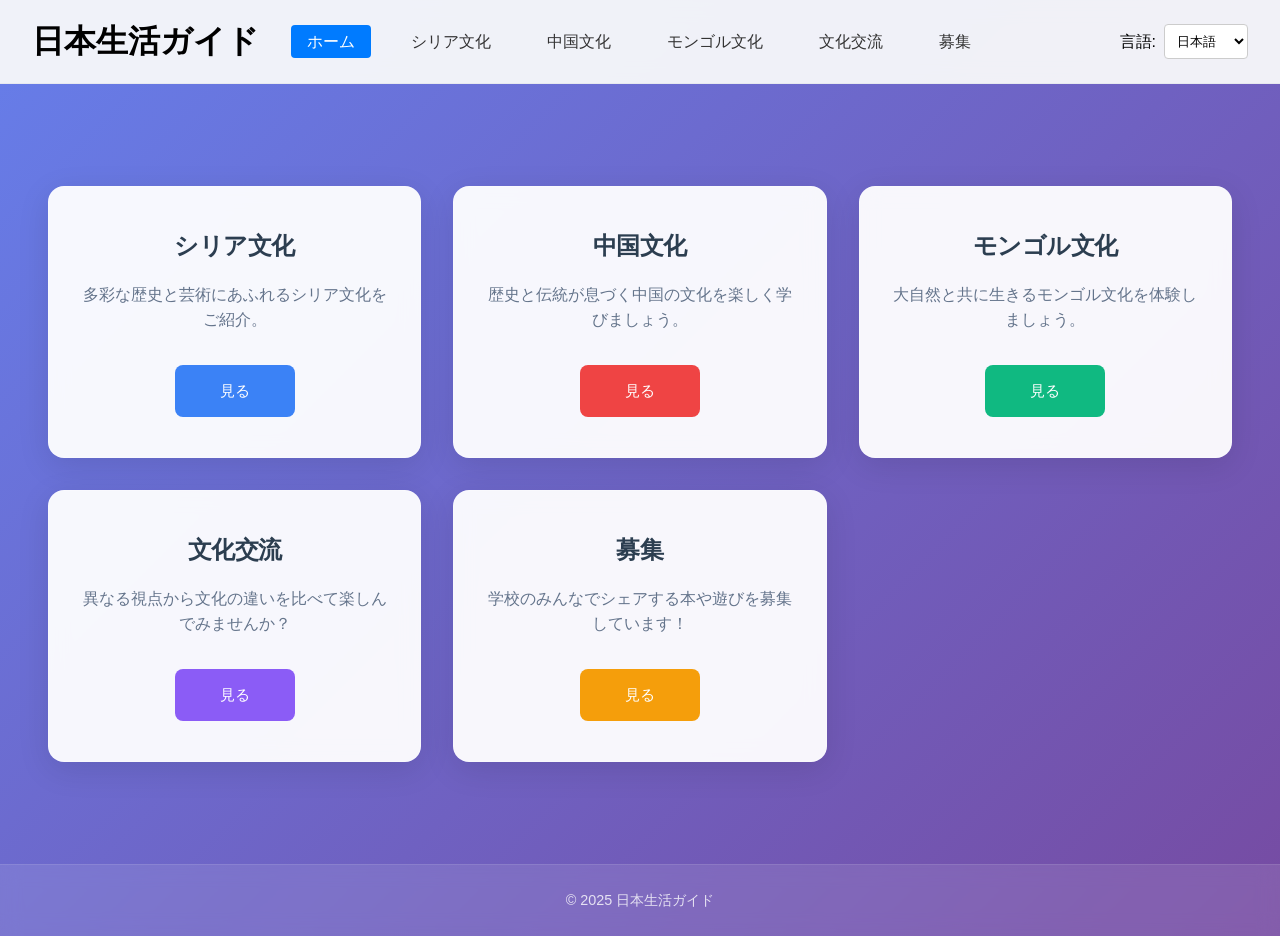
<file: src/index.html>
<!DOCTYPE html>
<html lang="ja">
  <head>
    <meta charset="UTF-8" />
    <meta name="viewport" content="width=device-width, initial-scale=1.0" />
    <title data-i18n="page.title">Japan Life Guide</title>
    <link rel="icon" type="image/x-icon" href="images/favicon.ico" />
    <link rel="stylesheet" href="css/top.css" />
    <link rel="stylesheet" href="css/main.css" />
    <style>
      * {
        margin: 0;
        padding: 0;
        box-sizing: border-box;
      }

      body {
        font-family: -apple-system, BlinkMacSystemFont, 'Segoe UI', Roboto,
          Oxygen, Ubuntu, Cantarell, sans-serif;
        line-height: 1.6;
        background: linear-gradient(135deg, #667eea 0%, #764ba2 100%);
        min-height: 100vh;
        display: flex;
        flex-direction: column;
      }

      main {
        flex: 1;
        display: flex;
        align-items: center;
        justify-content: center;
        padding: 2rem;
        min-height: calc(100vh - 120px);
      }

      .container {
        width: 100%;
        max-width: 1400px;
        display: grid;
        grid-template-columns: repeat(auto-fit, minmax(320px, 1fr));
        gap: 2rem;
        padding: 0 1rem;
      }

      .card {
        background: rgba(255, 255, 255, 0.95);
        border-radius: 16px;
        padding: 2.5rem 2rem;
        text-align: center;
        backdrop-filter: blur(10px);
        border: 1px solid rgba(255, 255, 255, 0.2);
        transition: all 0.3s ease;
        position: relative;
        overflow: hidden;
        box-shadow: 0 8px 32px rgba(0, 0, 0, 0.1);
      }

      .card::before {
        content: '';
        position: absolute;
        top: 0;
        left: 0;
        right: 0;
        height: 4px;
        background: var(--accent-color);
        transform: scaleX(0);
        transition: transform 0.3s ease;
      }

      .card:hover {
        transform: translateY(-8px);
        box-shadow: 0 16px 48px rgba(0, 0, 0, 0.15);
      }

      .card:hover::before {
        transform: scaleX(1);
      }

      .card h2 {
        font-size: 1.5rem;
        font-weight: 600;
        color: #2c3e50;
        margin-bottom: 1rem;
        letter-spacing: -0.5px;
      }

      .card p {
        color: #64748b;
        font-size: 1rem;
        margin-bottom: 2rem;
        line-height: 1.6;
      }

      .card a {
        display: inline-flex;
        align-items: center;
        justify-content: center;
        padding: 0.875rem 2rem;
        background: var(--accent-color);
        color: white;
        text-decoration: none;
        border-radius: 8px;
        font-weight: 500;
        font-size: 0.95rem;
        transition: all 0.3s ease;
        min-width: 120px;
      }

      .card a:hover {
        background: var(--accent-hover);
        transform: translateY(-2px);
        box-shadow: 0 4px 12px rgba(0, 0, 0, 0.15);
      }

      .card.yellow {
        --accent-color: #f59e0b;
        --accent-hover: #d97706;
      }

      .card.red {
        --accent-color: #ef4444;
        --accent-hover: #dc2626;
      }

      .card.blue {
        --accent-color: #3b82f6;
        --accent-hover: #2563eb;
      }

      .card.green {
        --accent-color: #10b981;
        --accent-hover: #059669;
      }

      .card.purple {
        --accent-color: #8b5cf6;
        --accent-hover: #7c3aed;
      }

      footer {
        background: rgba(255, 255, 255, 0.1);
        backdrop-filter: blur(10px);
        text-align: center;
        padding: 1.5rem;
        border-top: 1px solid rgba(255, 255, 255, 0.1);
      }

      footer p {
        color: rgba(255, 255, 255, 0.8);
        font-size: 0.9rem;
      }

      @media (max-width: 768px) {
        .container {
          grid-template-columns: 1fr;
          gap: 1.5rem;
          padding: 0 0.5rem;
        }

        .card {
          padding: 2rem 1.5rem;
        }

        main {
          padding: 1.5rem;
        }
      }
    </style>
  </head>

  <body>
    <header>
      <!-- 导航栏将通过JavaScript动态生成 -->
    </header>
    <main>
      <div class="container">
        <div class="card blue">
          <h2>シリア文化</h2>
          <p>多彩な歴史と芸術にあふれるシリア文化をご紹介。</p>
          <a href="/src/pages/shiria.html">見る</a>
        </div>

        <div class="card red">
          <h2>中国文化</h2>
          <p>歴史と伝統が息づく中国の文化を楽しく学びましょう。</p>
          <a href="/src/pages/chinese-culture.html">見る</a>
        </div>

        <div class="card green">
          <h2>モンゴル文化</h2>
          <p>大自然と共に生きるモンゴル文化を体験しましょう。</p>
          <a href="/src/pages/mongolia.html">見る</a>
        </div>

        <div class="card purple">
          <h2>文化交流</h2>
          <p>異なる視点から文化の違いを比べて楽しんでみませんか？</p>
          <a href="/src/pages/cultural-crossing.html">見る</a>
        </div>

        <div class="card yellow">
          <h2>募集</h2>
          <p>学校のみんなでシェアする本や遊びを募集しています！</p>
          <a href="/src/pages/request.html">見る</a>
        </div>
      </div>
    </main>
    <footer>
      <p data-i18n="footer.copyright">&copy; 2025 日本生活ガイド</p>
    </footer>
    <script src="js/navigation-generator.js"></script>
    <script src="js/navigation-init.js"></script>
    <script src="js/main.js"></script>
  </body>
</html>
</file>
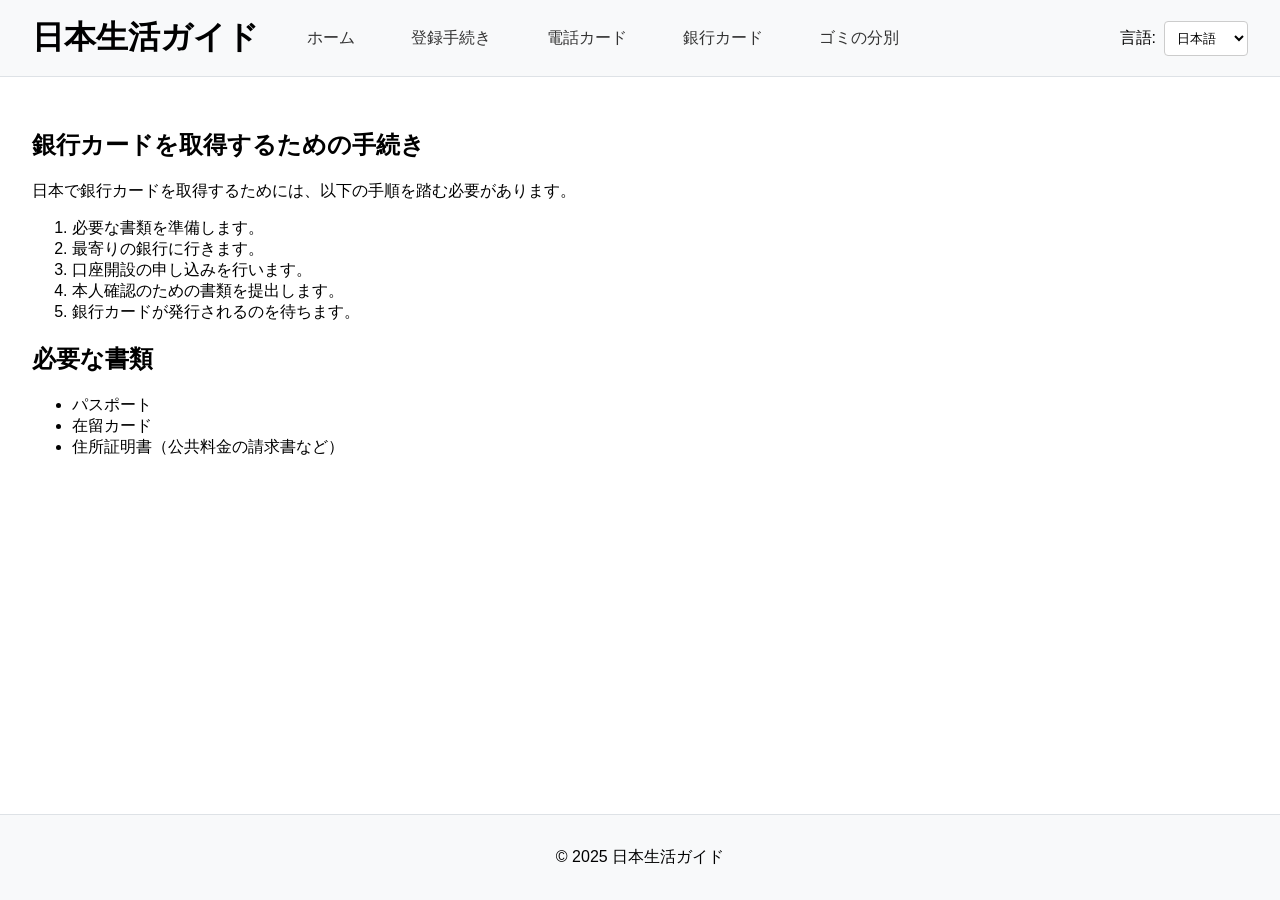
<file: pages/bank-card.html>
<!DOCTYPE html>
<html lang="ja">

<head>
    <meta charset="UTF-8">
    <meta name="viewport" content="width=device-width, initial-scale=1.0">
    <title>銀行カード - Japan Life Guide</title>
    <link rel="icon" type="image/x-icon" href="../images/favicon.ico">
    <link rel="stylesheet" href="../css/main.css">
</head>

<body>
    <header>
        <div class="header-left">
            <h1>日本生活ガイド</h1>
            <nav>
                <ul>
                    <li><a href="/index.html">ホーム</a></li>
                    <li><a href="/pages/registration.html">登録手続き</a></li>
                    <li><a href="/pages/phone-card.html">電話カード</a></li>
                    <li><a href="#">銀行カード</a></li>
                    <li><a href="/pages/waste-sorting.html">ゴミの分別</a></li>
                </ul>
            </nav>
        </div>
        <div class="language-selector">
            <label for="language">言語:</label>
            <select id="language" name="language">
                <option value="ja" selected>日本語</option>
                <option value="zh">中文</option>
                <option value="en">English</option>
                <option value="mn">Монгол</option>
                <option value="ar">العربية</option>
            </select>
        </div>
    </header>
    <main>
        <section>
            <h2>銀行カードを取得するための手続き</h2>
            <p>日本で銀行カードを取得するためには、以下の手順を踏む必要があります。</p>
            <ol>
                <li>必要な書類を準備します。</li>
                <li>最寄りの銀行に行きます。</li>
                <li>口座開設の申し込みを行います。</li>
                <li>本人確認のための書類を提出します。</li>
                <li>銀行カードが発行されるのを待ちます。</li>
            </ol>
        </section>
        <section>
            <h2>必要な書類</h2>
            <ul>
                <li>パスポート</li>
                <li>在留カード</li>
                <li>住所証明書（公共料金の請求書など）</li>
            </ul>
        </section>
    </main>
    <footer>
        <p>&copy; 2025 日本生活ガイド</p>
    </footer>
</body>

</html>
</file>
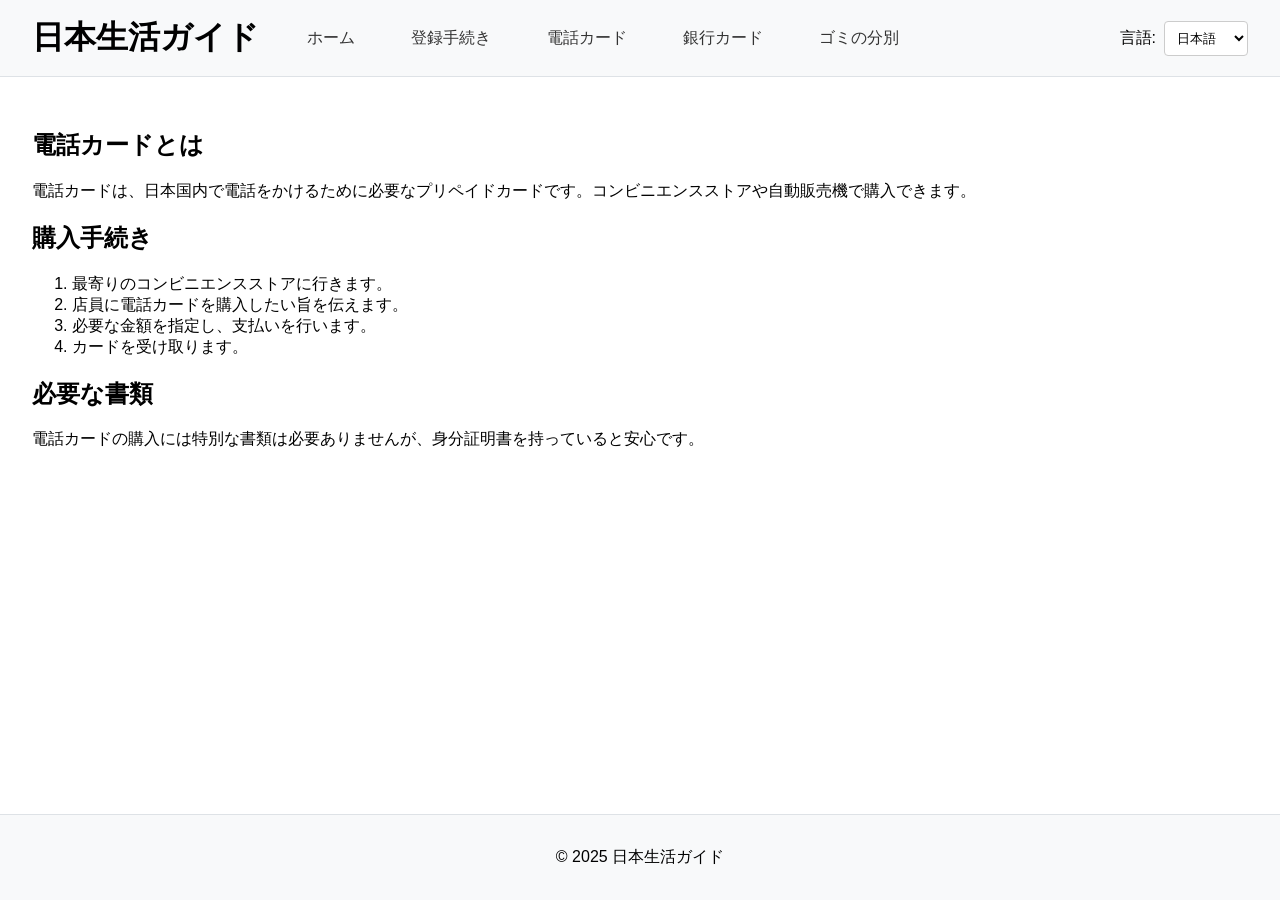
<file: pages/phone-card.html>
<!DOCTYPE html>
<html lang="ja">

<head>
    <meta charset="UTF-8">
    <meta name="viewport" content="width=device-width, initial-scale=1.0">
    <title>電話カード購入 - Japan Life Guide</title>
    <link rel="icon" type="image/x-icon" href="../images/favicon.ico">
    <link rel="stylesheet" href="../css/main.css">
</head>

<body>
    <header>
        <div class="header-left">
            <h1>日本生活ガイド</h1>
            <nav>
                <ul>
                    <li><a href="/index.html">ホーム</a></li>
                    <li><a href="/pages/registration.html">登録手続き</a></li>
                    <li><a href="#">電話カード</a></li>
                    <li><a href="/pages/bank-card.html">銀行カード</a></li>
                    <li><a href="/pages/waste-sorting.html">ゴミの分別</a></li>
                </ul>
            </nav>
        </div>
        <div class="language-selector">
            <label for="language">言語:</label>
            <select id="language" name="language">
                <option value="ja" selected>日本語</option>
                <option value="zh">中文</option>
                <option value="en">English</option>
                <option value="mn">Монгол</option>
                <option value="ar">العربية</option>
            </select>
        </div>
    </header>
    <main>
        <section>
            <h2>電話カードとは</h2>
            <p>電話カードは、日本国内で電話をかけるために必要なプリペイドカードです。コンビニエンスストアや自動販売機で購入できます。</p>
        </section>
        <section>
            <h2>購入手続き</h2>
            <ol>
                <li>最寄りのコンビニエンスストアに行きます。</li>
                <li>店員に電話カードを購入したい旨を伝えます。</li>
                <li>必要な金額を指定し、支払いを行います。</li>
                <li>カードを受け取ります。</li>
            </ol>
        </section>
        <section>
            <h2>必要な書類</h2>
            <p>電話カードの購入には特別な書類は必要ありませんが、身分証明書を持っていると安心です。</p>
        </section>
    </main>
    <footer>
        <p>&copy; 2025 日本生活ガイド</p>
    </footer>
</body>

</html>
</file>
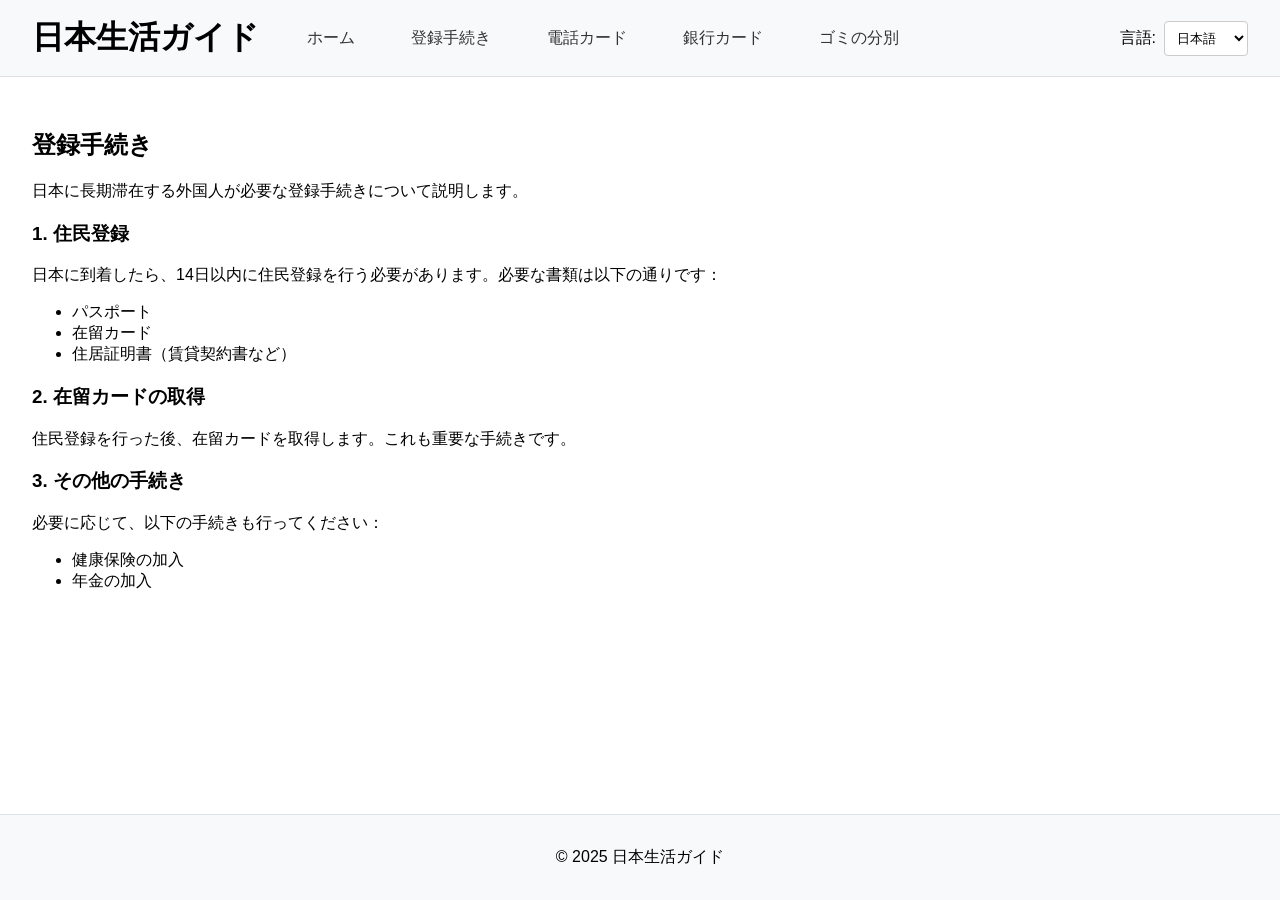
<file: pages/registration.html>
<!DOCTYPE html>
<html lang="ja">

<head>
    <meta charset="UTF-8">
    <meta name="viewport" content="width=device-width, initial-scale=1.0">
    <title>登録手続き - Japan Life Guide</title>
    <link rel="icon" type="image/x-icon" href="../images/favicon.ico">
    <link rel="stylesheet" href="../css/main.css">
</head>

<body>
    <header>
        <div class="header-left">
            <h1>日本生活ガイド</h1>
            <nav>
                <ul>
                    <li><a href="/index.html">ホーム</a></li>
                    <li><a href="#">登録手続き</a></li>
                    <li><a href="/pages/phone-card.html">電話カード</a></li>
                    <li><a href="/pages/bank-card.html">銀行カード</a></li>
                    <li><a href="/pages/waste-sorting.html">ゴミの分別</a></li>
                </ul>
            </nav>
        </div>
        <div class="language-selector">
            <label for="language">言語:</label>
            <select id="language" name="language">
                <option value="ja" selected>日本語</option>
                <option value="zh">中文</option>
                <option value="en">English</option>
                <option value="mn">Монгол</option>
                <option value="ar">العربية</option>
            </select>
        </div>
    </header>
    <main>
        <h2>登録手続き</h2>
        <p>日本に長期滞在する外国人が必要な登録手続きについて説明します。</p>

        <h3>1. 住民登録</h3>
        <p>日本に到着したら、14日以内に住民登録を行う必要があります。必要な書類は以下の通りです：</p>
        <ul>
            <li>パスポート</li>
            <li>在留カード</li>
            <li>住居証明書（賃貸契約書など）</li>
        </ul>

        <h3>2. 在留カードの取得</h3>
        <p>住民登録を行った後、在留カードを取得します。これも重要な手続きです。</p>

        <h3>3. その他の手続き</h3>
        <p>必要に応じて、以下の手続きも行ってください：</p>
        <ul>
            <li>健康保険の加入</li>
            <li>年金の加入</li>
        </ul>
    </main>
    <footer>
        <p>&copy; 2025 日本生活ガイド</p>
    </footer>
</body>

</html>
</file>
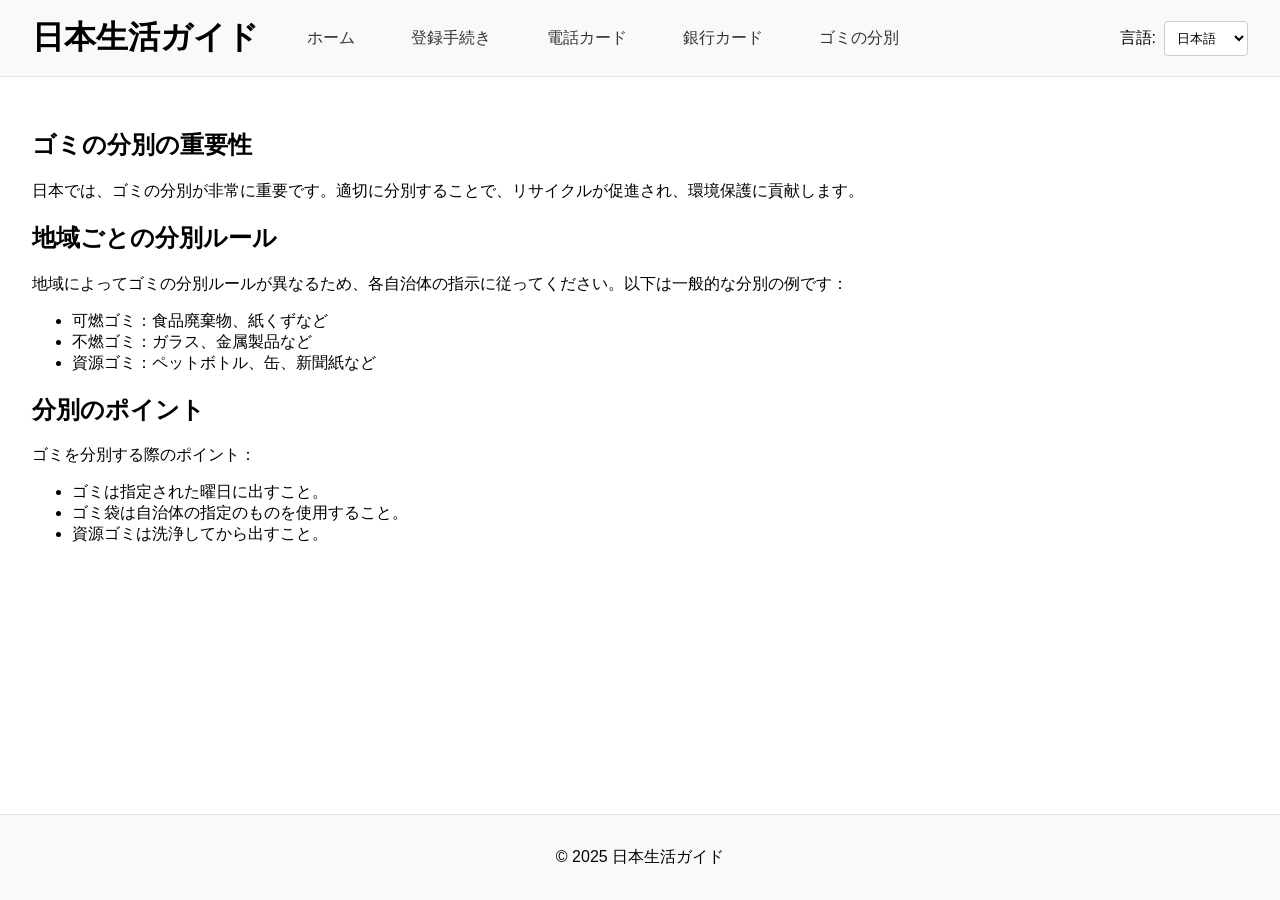
<file: pages/waste-sorting.html>
<!DOCTYPE html>
<html lang="ja">

<head>
    <meta charset="UTF-8">
    <meta name="viewport" content="width=device-width, initial-scale=1.0">
    <title>ゴミ分別・処理 - Japan Life Guide</title>
    <link rel="icon" type="image/x-icon" href="../images/favicon.ico">
    <link rel="stylesheet" href="../css/main.css">
</head>

<body>
    <header>
        <div class="header-left">
            <h1>日本生活ガイド</h1>
            <nav>
                <ul>
                    <li><a href="../index.html">ホーム</a></li>
                    <li><a href="/pages/registration.html">登録手続き</a></li>
                    <li><a href="/pages/phone-card.html">電話カード</a></li>
                    <li><a href="/pages/bank-card.html">銀行カード</a></li>
                    <li><a href="#">ゴミの分別</a></li>
                </ul>
            </nav>
        </div>
        <div class="language-selector">
            <label for="language">言語:</label>
            <select id="language" name="language">
                <option value="ja" selected>日本語</option>
                <option value="zh">中文</option>
                <option value="en">English</option>
                <option value="mn">Монгол</option>
                <option value="ar">العربية</option>
            </select>
        </div>
    </header>
    <main>
        <section>
            <h2>ゴミの分別の重要性</h2>
            <p>日本では、ゴミの分別が非常に重要です。適切に分別することで、リサイクルが促進され、環境保護に貢献します。</p>
        </section>
        <section>
            <h2>地域ごとの分別ルール</h2>
            <p>地域によってゴミの分別ルールが異なるため、各自治体の指示に従ってください。以下は一般的な分別の例です：</p>
            <ul>
                <li>可燃ゴミ：食品廃棄物、紙くずなど</li>
                <li>不燃ゴミ：ガラス、金属製品など</li>
                <li>資源ゴミ：ペットボトル、缶、新聞紙など</li>
            </ul>
        </section>
        <section>
            <h2>分別のポイント</h2>
            <p>ゴミを分別する際のポイント：</p>
            <ul>
                <li>ゴミは指定された曜日に出すこと。</li>
                <li>ゴミ袋は自治体の指定のものを使用すること。</li>
                <li>資源ゴミは洗浄してから出すこと。</li>
            </ul>
        </section>
    </main>
    <footer>
        <p>&copy; 2025 日本生活ガイド</p>
    </footer>
</body>

</html>
</file>
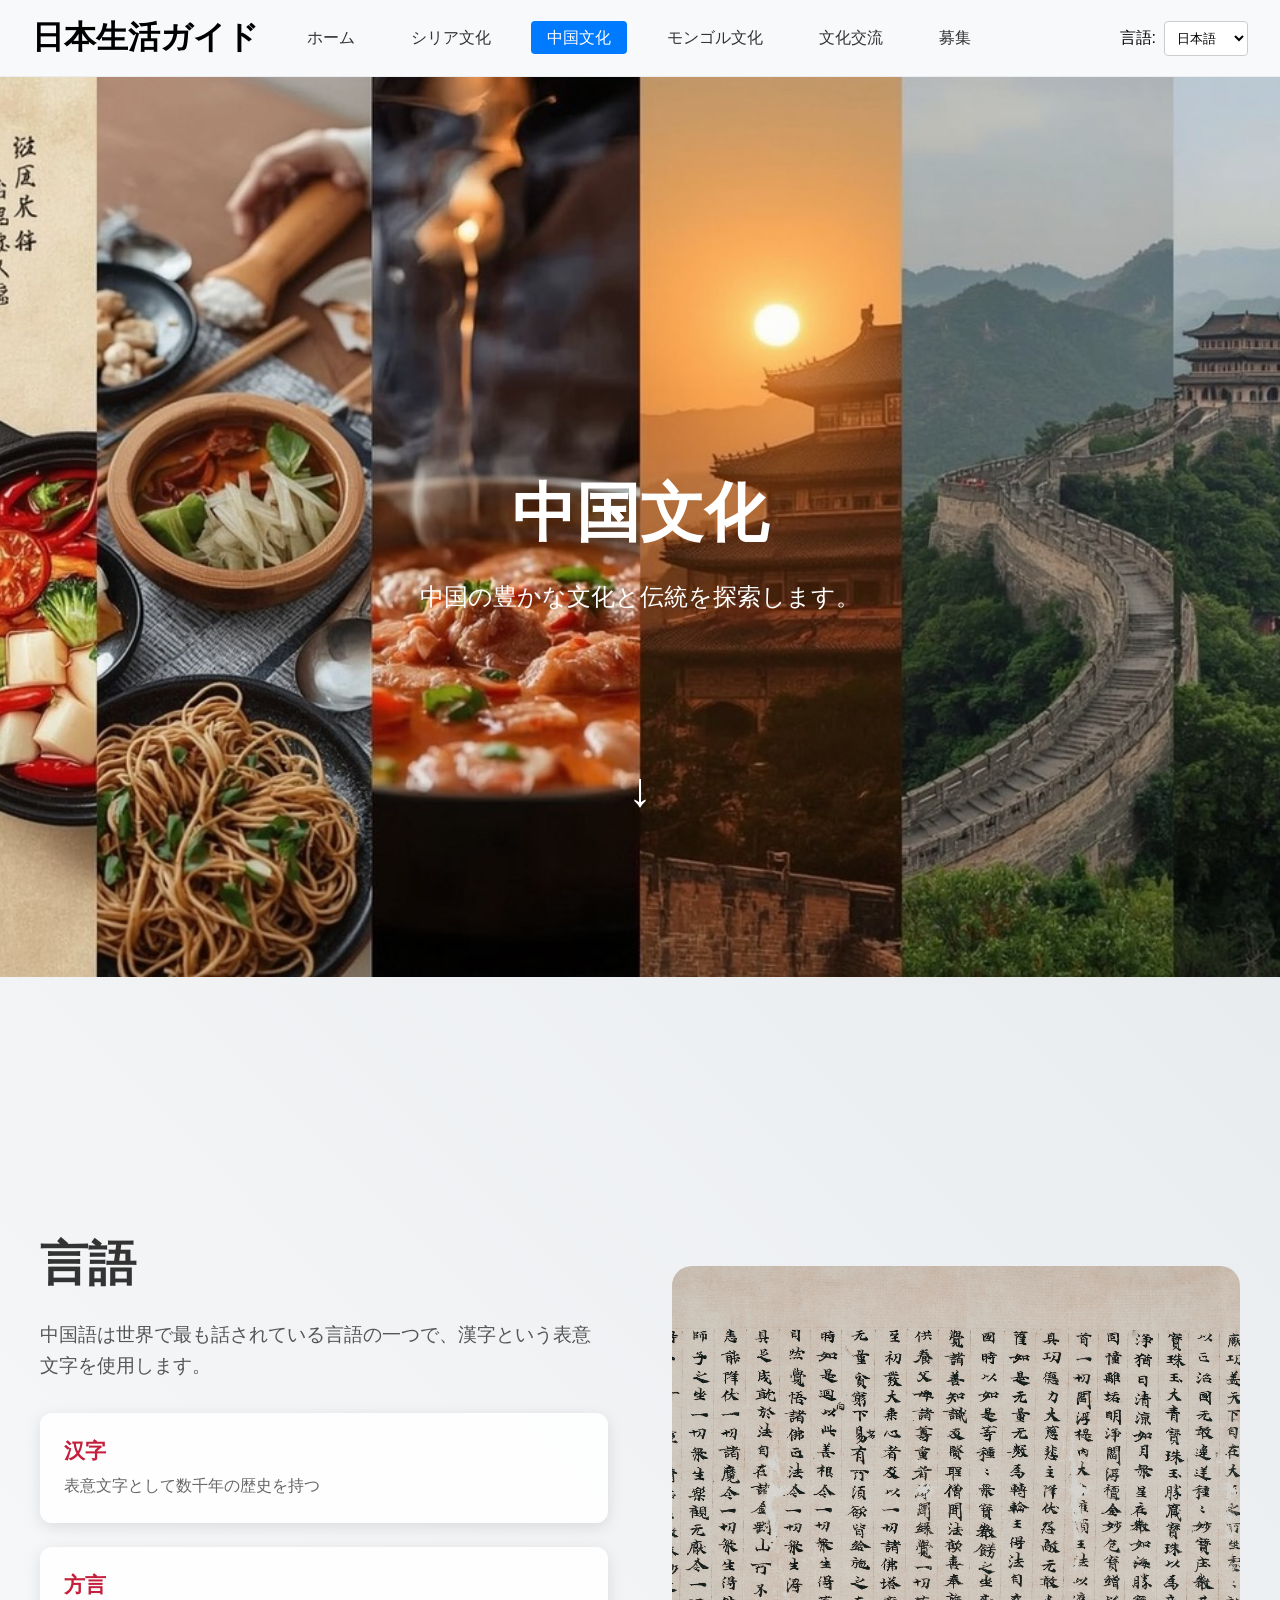
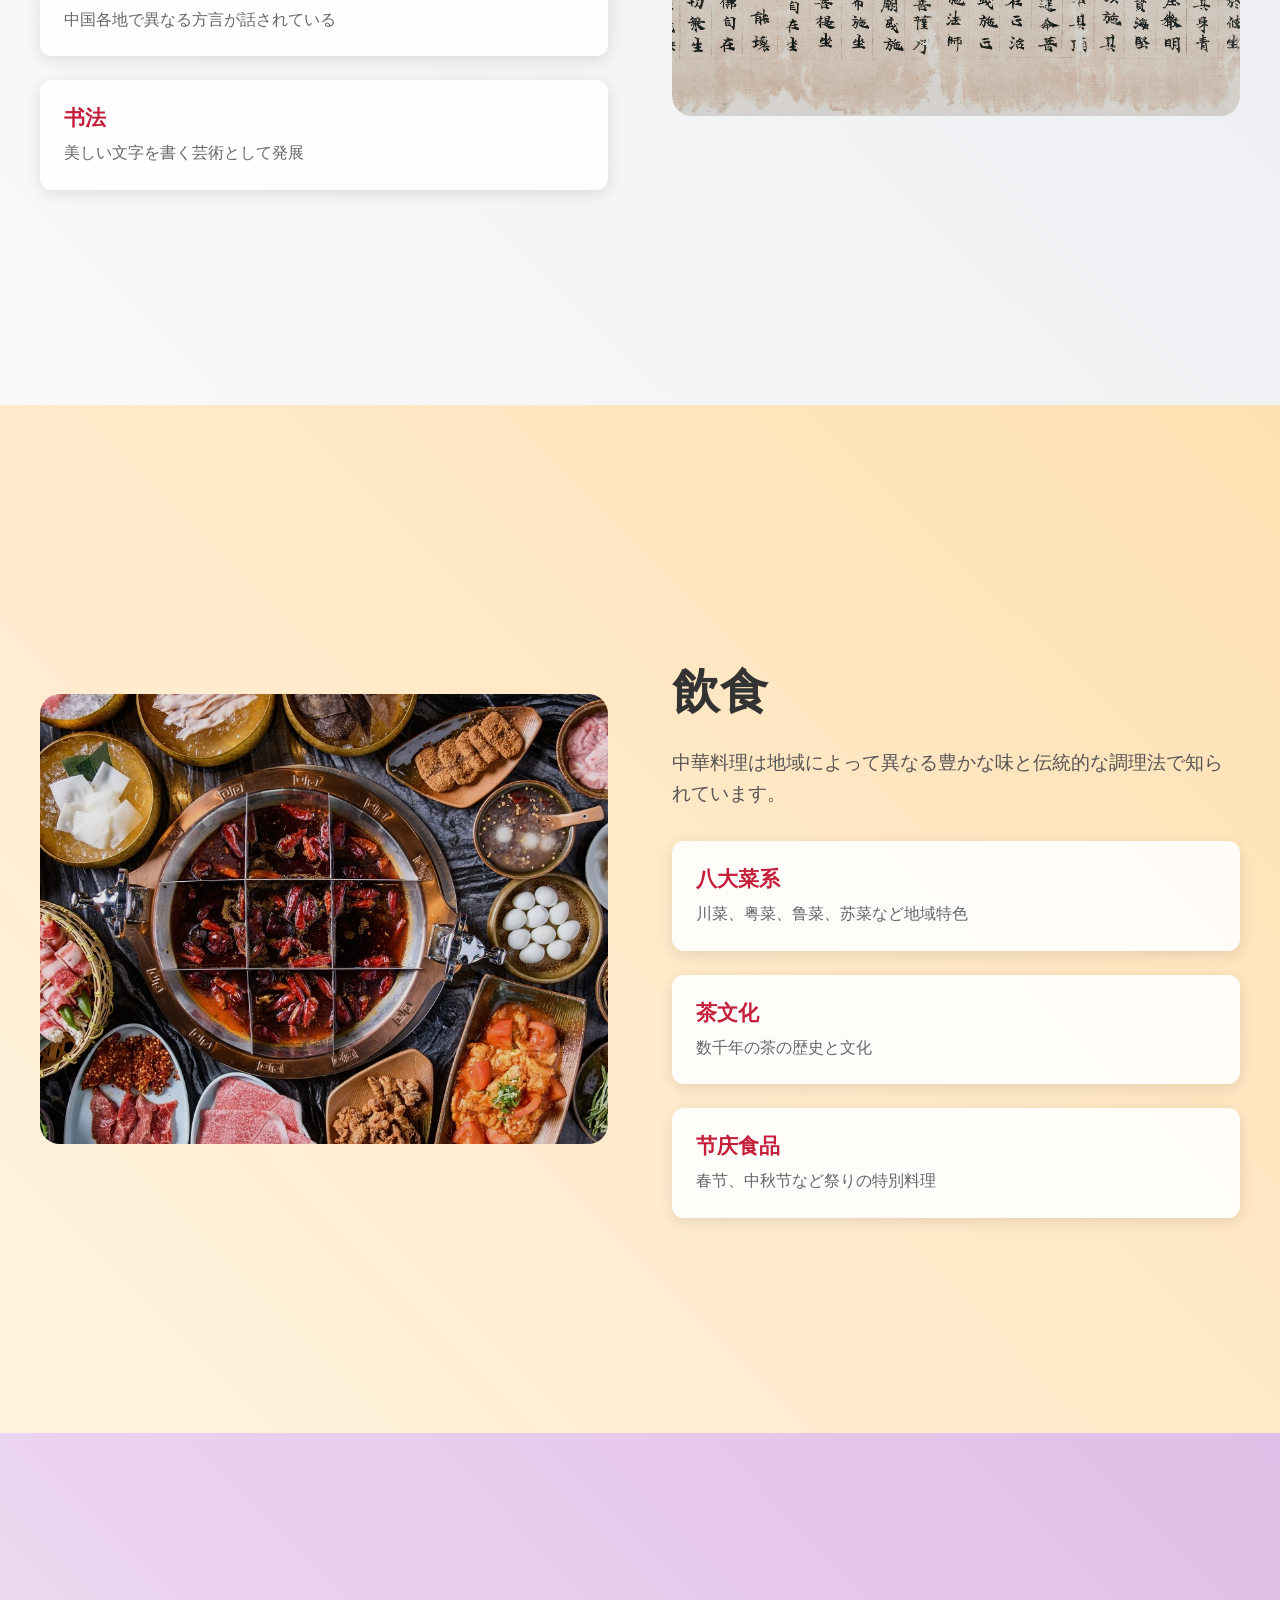
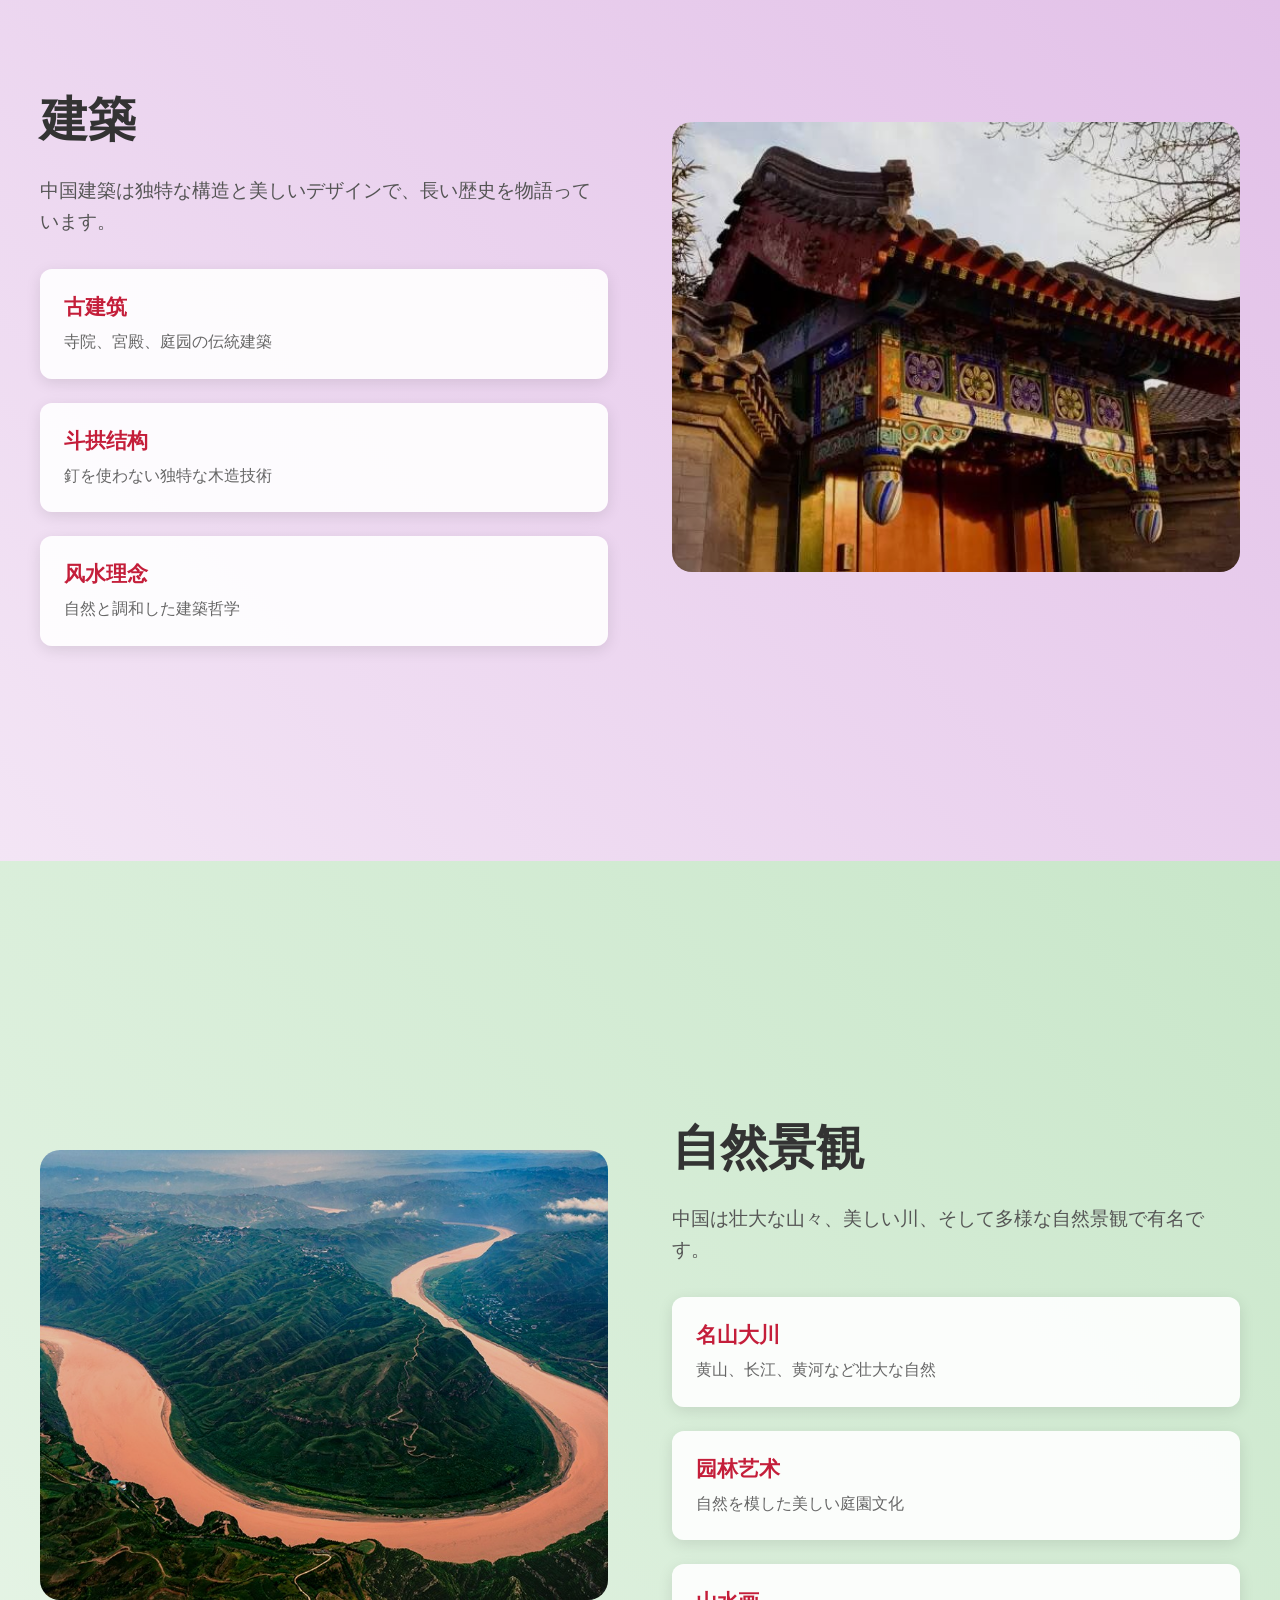
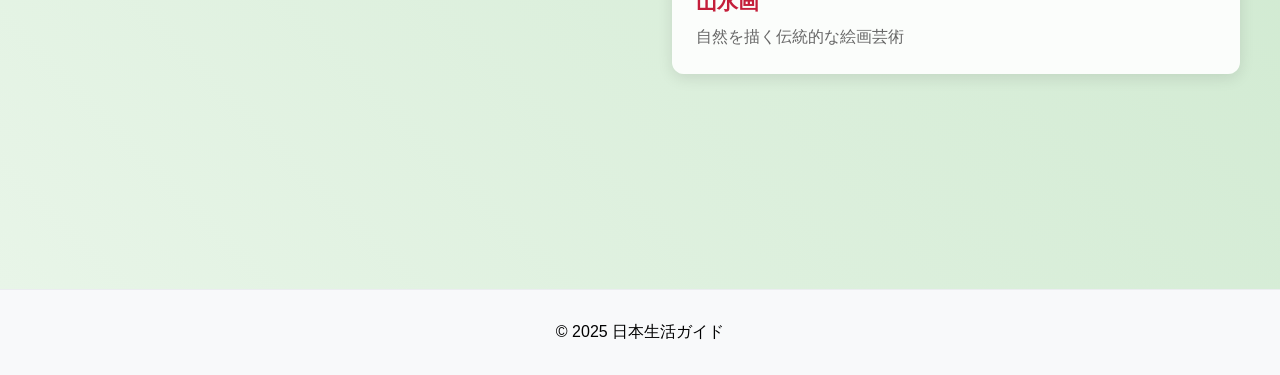
<file: src/pages/chinese-culture.html>
<!DOCTYPE html>
<html lang="ja">
  <head>
    <meta charset="UTF-8" />
    <meta name="viewport" content="width=device-width, initial-scale=1.0" />
    <title data-i18n="chinese_culture.title">中国文化 - Japan Life Guide</title>
    <link rel="icon" type="image/x-icon" href="../images/favicon.ico" />
    <link rel="stylesheet" href="../css/main.css" />
    <link rel="stylesheet" href="../css/top.css" />
    <link rel="stylesheet" href="../css/chinese-culture.css" />
  </head>

  <body>
    <header>
      <!-- 导航栏将通过JavaScript动态生成 -->
    </header>

    <main class="chinese-culture-main">
      <!-- Hero Section -->
      <section class="hero-section">
        <div class="hero-content">
          <h1 data-i18n="chinese_culture.title"></h1>
          <p data-i18n="chinese_culture.description"></p>
        </div>
        <div class="scroll-indicator">
          <span data-i18n="chinese_culture.scroll_indicator"></span>
        </div>
      </section>

      <!-- Language Section -->
      <section class="culture-section language-section" id="language">
        <div class="section-content">
          <div class="section-text">
            <h2 data-i18n="chinese_culture.language.title"></h2>
            <p data-i18n="chinese_culture.language.description"></p>
            <div class="feature-highlights">
              <div class="highlight-item">
                <h3 data-i18n="chinese_culture.language.hanzi.title"></h3>
                <p data-i18n="chinese_culture.language.hanzi.description"></p>
              </div>
              <div class="highlight-item">
                <h3 data-i18n="chinese_culture.language.dialects.title"></h3>
                <p
                  data-i18n="chinese_culture.language.dialects.description"
                ></p>
              </div>
              <div class="highlight-item">
                <h3 data-i18n="chinese_culture.language.calligraphy.title"></h3>
                <p
                  data-i18n="chinese_culture.language.calligraphy.description"
                ></p>
              </div>
            </div>
          </div>
          <div class="section-visual">
            <div class="visual-placeholder language-visual"></div>
          </div>
        </div>
      </section>

      <!-- Food Section -->
      <section class="culture-section food-section" id="food">
        <div class="section-content">
          <div class="section-visual">
            <div class="visual-placeholder food-visual">
              <div class="food-grid"></div>
            </div>
          </div>
          <div class="section-text">
            <h2 data-i18n="chinese_culture.food.title"></h2>
            <p data-i18n="chinese_culture.food.description"></p>
            <div class="feature-highlights">
              <div class="highlight-item">
                <h3 data-i18n="chinese_culture.food.cuisines.title"></h3>
                <p data-i18n="chinese_culture.food.cuisines.description"></p>
              </div>
              <div class="highlight-item">
                <h3 data-i18n="chinese_culture.food.tea.title"></h3>
                <p data-i18n="chinese_culture.food.tea.description"></p>
              </div>
              <div class="highlight-item">
                <h3 data-i18n="chinese_culture.food.festival.title"></h3>
                <p data-i18n="chinese_culture.food.festival.description"></p>
              </div>
            </div>
          </div>
        </div>
      </section>

      <!-- Architecture Section -->
      <section class="culture-section architecture-section" id="architecture">
        <div class="section-content">
          <div class="section-text">
            <h2 data-i18n="chinese_culture.architecture.title"></h2>
            <p data-i18n="chinese_culture.architecture.description"></p>
            <div class="feature-highlights">
              <div class="highlight-item">
                <h3 data-i18n="chinese_culture.architecture.ancient.title"></h3>
                <p
                  data-i18n="chinese_culture.architecture.ancient.description"
                ></p>
              </div>
              <div class="highlight-item">
                <h3 data-i18n="chinese_culture.architecture.dougong.title"></h3>
                <p
                  data-i18n="chinese_culture.architecture.dougong.description"
                ></p>
              </div>
              <div class="highlight-item">
                <h3
                  data-i18n="chinese_culture.architecture.fengshui.title"
                ></h3>
                <p
                  data-i18n="chinese_culture.architecture.fengshui.description"
                ></p>
              </div>
            </div>
          </div>
          <div class="section-visual">
            <div class="visual-placeholder architecture-visual"></div>
          </div>
        </div>
      </section>

      <!-- Nature Section -->
      <section class="culture-section nature-section" id="nature">
        <div class="section-content">
          <div class="section-visual">
            <div class="visual-placeholder nature-visual"></div>
          </div>
          <div class="section-text">
            <h2 data-i18n="chinese_culture.nature.title"></h2>
            <p data-i18n="chinese_culture.nature.description"></p>
            <div class="feature-highlights">
              <div class="highlight-item">
                <h3 data-i18n="chinese_culture.nature.mountains.title"></h3>
                <p data-i18n="chinese_culture.nature.mountains.description"></p>
              </div>
              <div class="highlight-item">
                <h3 data-i18n="chinese_culture.nature.gardens.title"></h3>
                <p data-i18n="chinese_culture.nature.gardens.description"></p>
              </div>
              <div class="highlight-item">
                <h3 data-i18n="chinese_culture.nature.painting.title"></h3>
                <p data-i18n="chinese_culture.nature.painting.description"></p>
              </div>
            </div>
          </div>
        </div>
      </section>
    </main>

    <footer>
      <p data-i18n="footer.copyright"></p>
    </footer>
    <script src="../js/navigation-generator.js"></script>
    <script src="../js/navigation-init.js"></script>
    <script src="../js/main.js"></script>
    <script src="../js/chinese-culture.js"></script>
  </body>
</html>
</file>
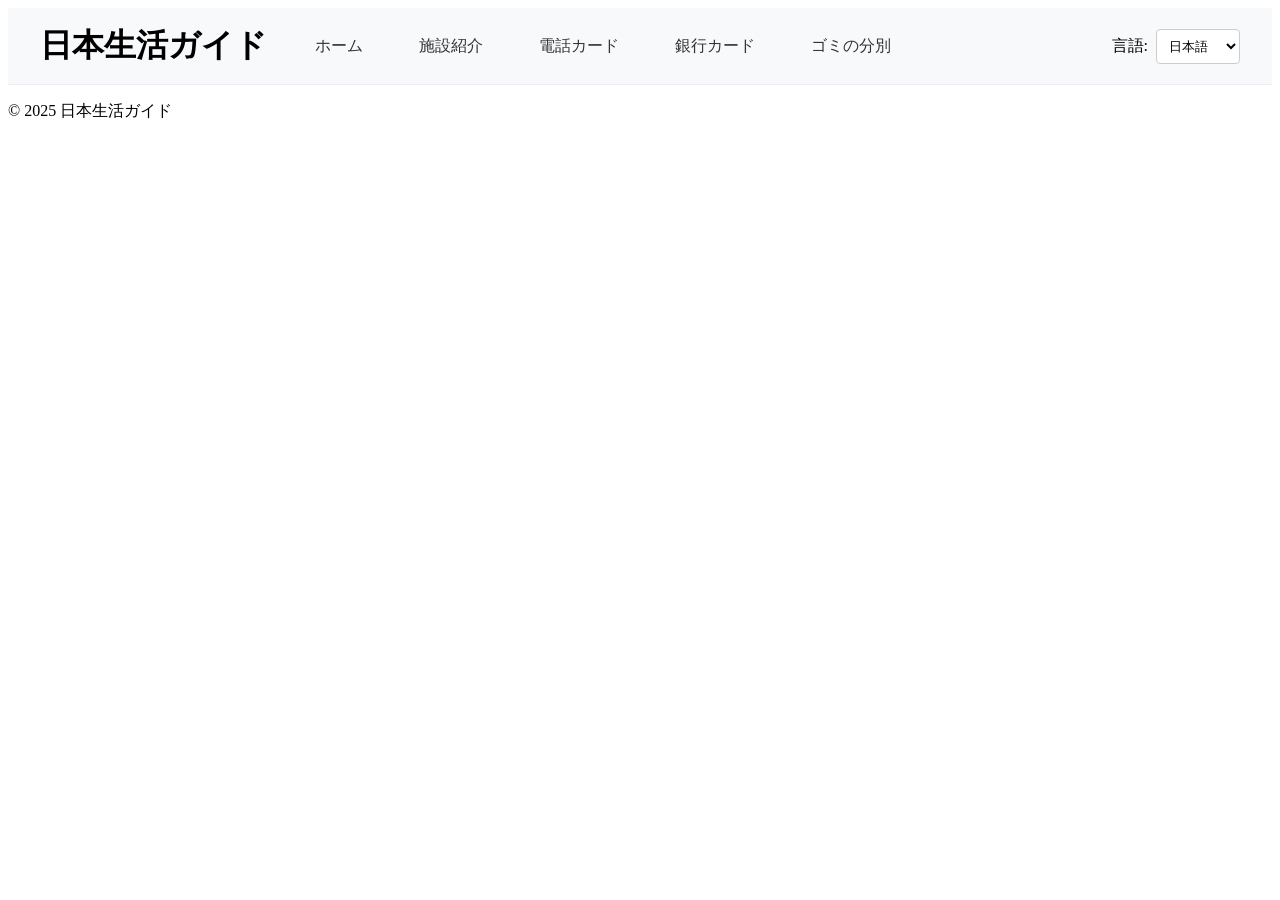
<file: src/pages/introduction.html>
<!DOCTYPE html>
<html lang="ja">
  <head>
    <meta charset="UTF-8" />
    <meta name="viewport" content="width=device-width, initial-scale=1.0" />
    <title data-i18n="phone.title">電話カード - Japan Life Guide</title>
    <link rel="icon" type="image/x-icon" href="../images/favicon.ico" />
    <link rel="stylesheet" href="../css/main.css" />
  </head>

  <body>
    <header>
      <div class="header-left">
        <h1 data-i18n="header.title">School Style</h1>
        <nav>
          <ul>
            <li><a href="../index.html" data-i18n="nav.home">ホーム</a></li>
            <li>
              <a href="./registration.html" data-i18n="nav.registration"
                >施設紹介</a
              >
            </li>
            <li><a href="#" data-i18n="nav.phone">電話カード</a></li>
            <li>
              <a href="./bank-card.html" data-i18n="nav.bank">銀行カード</a>
            </li>
            <li>
              <a href="./waste-sorting.html" data-i18n="nav.waste"
                >ゴミの分別</a
              >
            </li>
          </ul>
        </nav>
      </div>
      <div class="language-selector">
        <label for="language" data-i18n="language.label">言語:</label>
        <select id="language" name="language">
          <option value="ja" selected>日本語</option>
          <option value="zh">中文</option>
          <option value="en">English</option>
          <option value="mn">Монгол</option>
          <option value="ar">العربية</option>
        </select>
      </div>
    </header>
    <main></main>
    <footer>
      <p data-i18n="footer.copyright">&copy; 2025 日本生活ガイド</p>
    </footer>
    <script src="../js/main.js"></script>
  </body>
</html>
</file>
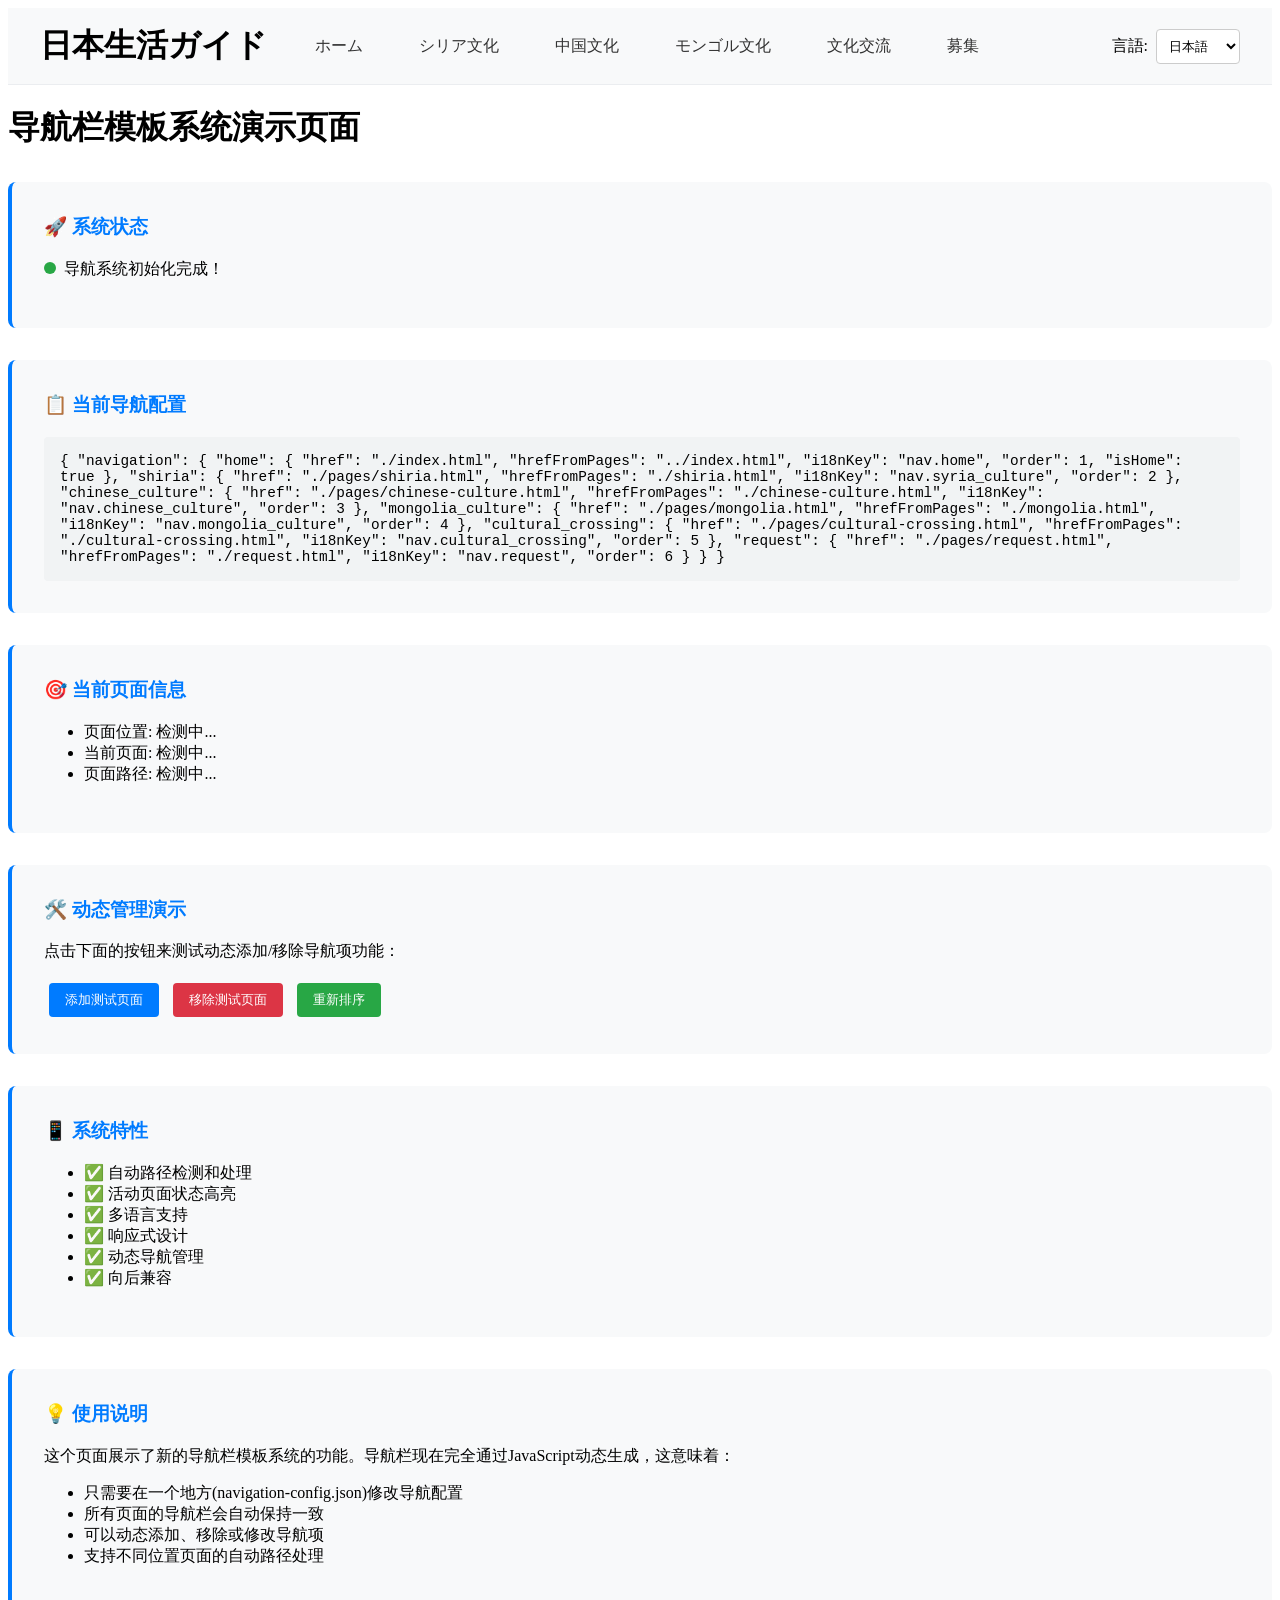
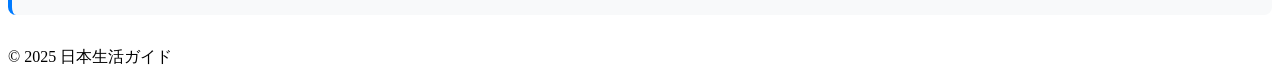
<file: src/pages/navigation-demo.html>
<!DOCTYPE html>
<html lang="ja">
  <head>
    <meta charset="UTF-8" />
    <meta name="viewport" content="width=device-width, initial-scale=1.0" />
    <title>Navigation System Demo - Japan Life Guide</title>
    <link rel="icon" type="image/x-icon" href="../images/favicon.ico" />
    <link rel="stylesheet" href="../css/main.css" />
    <style>
      .demo-section {
        background: #f8f9fa;
        padding: 2rem;
        margin: 2rem 0;
        border-radius: 8px;
        border-left: 4px solid #007bff;
      }
      .demo-section h3 {
        color: #007bff;
        margin-top: 0;
      }
      .code-block {
        background: #f1f3f4;
        padding: 1rem;
        border-radius: 4px;
        font-family: 'Courier New', monospace;
        font-size: 0.9rem;
        overflow-x: auto;
      }
      .success {
        color: #28a745;
        font-weight: bold;
      }
      .status-indicator {
        display: inline-block;
        width: 12px;
        height: 12px;
        border-radius: 50%;
        margin-right: 8px;
      }
      .status-success {
        background-color: #28a745;
      }
      .status-loading {
        background-color: #ffc107;
      }
      .status-error {
        background-color: #dc3545;
      }
    </style>
  </head>
  <body>
    <header>
      <!-- 导航栏将通过JavaScript动态生成 -->
    </header>

    <main>
      <h1>导航栏模板系统演示页面</h1>

      <div class="demo-section">
        <h3>🚀 系统状态</h3>
        <p id="system-status">
          <span class="status-indicator status-loading"></span>
          正在初始化导航系统...
        </p>
      </div>

      <div class="demo-section">
        <h3>📋 当前导航配置</h3>
        <div id="nav-config" class="code-block">加载中...</div>
      </div>

      <div class="demo-section">
        <h3>🎯 当前页面信息</h3>
        <ul id="page-info">
          <li>页面位置: <span id="page-location">检测中...</span></li>
          <li>当前页面: <span id="current-page">检测中...</span></li>
          <li>页面路径: <span id="page-path">检测中...</span></li>
        </ul>
      </div>

      <div class="demo-section">
        <h3>🛠️ 动态管理演示</h3>
        <p>点击下面的按钮来测试动态添加/移除导航项功能：</p>
        <button
          onclick="addTestNavItem()"
          style="
            margin: 5px;
            padding: 8px 16px;
            background: #007bff;
            color: white;
            border: none;
            border-radius: 4px;
            cursor: pointer;
          "
        >
          添加测试页面
        </button>
        <button
          onclick="removeTestNavItem()"
          style="
            margin: 5px;
            padding: 8px 16px;
            background: #dc3545;
            color: white;
            border: none;
            border-radius: 4px;
            cursor: pointer;
          "
        >
          移除测试页面
        </button>
        <button
          onclick="updateNavOrder()"
          style="
            margin: 5px;
            padding: 8px 16px;
            background: #28a745;
            color: white;
            border: none;
            border-radius: 4px;
            cursor: pointer;
          "
        >
          重新排序
        </button>
      </div>

      <div class="demo-section">
        <h3>📱 系统特性</h3>
        <ul>
          <li>✅ 自动路径检测和处理</li>
          <li>✅ 活动页面状态高亮</li>
          <li>✅ 多语言支持</li>
          <li>✅ 响应式设计</li>
          <li>✅ 动态导航管理</li>
          <li>✅ 向后兼容</li>
        </ul>
      </div>

      <div class="demo-section">
        <h3>💡 使用说明</h3>
        <p>
          这个页面展示了新的导航栏模板系统的功能。导航栏现在完全通过JavaScript动态生成，这意味着：
        </p>
        <ul>
          <li>只需要在一个地方(navigation-config.json)修改导航配置</li>
          <li>所有页面的导航栏会自动保持一致</li>
          <li>可以动态添加、移除或修改导航项</li>
          <li>支持不同位置页面的自动路径处理</li>
        </ul>
      </div>
    </main>

    <footer>
      <p data-i18n="footer.copyright">&copy; 2025 日本生活ガイド</p>
    </footer>

    <script src="../js/navigation-generator.js"></script>
    <script src="../js/navigation-init.js"></script>
    <script src="../js/main.js"></script>

    <script>
      // 演示页面特有的脚本
      let testNavAdded = false;

      // 监听导航生成完成事件
      document.addEventListener('navigationGenerated', function (event) {
        updateSystemStatus('success', '导航系统初始化完成！');
        displayNavigationConfig(event.detail.navigationConfig);
        displayPageInfo();
      });

      function updateSystemStatus(status, message) {
        const statusElement = document.getElementById('system-status');
        const indicator = statusElement.querySelector('.status-indicator');

        indicator.className = `status-indicator status-${status}`;
        statusElement.innerHTML = indicator.outerHTML + message;
      }

      function displayNavigationConfig(config) {
        const configElement = document.getElementById('nav-config');
        configElement.textContent = JSON.stringify(config, null, 2);
      }

      function displayPageInfo() {
        const generator = window.navigationManager?.generator;
        if (generator) {
          document.getElementById('page-location').textContent =
            generator.isInPagesFolder ? 'pages目录' : '根目录';
          document.getElementById('current-page').textContent =
            generator.currentPage;
          document.getElementById('page-path').textContent =
            window.location.pathname;
        }
      }

      function addTestNavItem() {
        if (!testNavAdded) {
          window.navigationManager.addItem('demo', {
            href: './pages/demo.html',
            hrefFromPages: './demo.html',
            i18nKey: 'nav.demo',
            order: 7
          });
          testNavAdded = true;
          alert('测试导航项已添加！');
        } else {
          alert('测试导航项已存在！');
        }
      }

      function removeTestNavItem() {
        if (testNavAdded) {
          window.navigationManager.removeItem('demo');
          testNavAdded = false;
          alert('测试导航项已移除！');
        } else {
          alert('测试导航项不存在！');
        }
      }

      function updateNavOrder() {
        // 更新中国文化页面的顺序
        window.navigationManager.updateItem('chinese_culture', { order: 3 });
        alert('导航顺序已更新！中国文化页面移动到第3位。');
      }

      // 错误处理
      window.addEventListener('error', function (event) {
        updateSystemStatus('error', '系统出现错误: ' + event.message);
      });

      // 检查是否有必要的脚本加载失败
      setTimeout(() => {
        if (!window.NavigationGenerator) {
          updateSystemStatus('error', '导航生成器未能加载！');
        }
      }, 3000);
    </script>
  </body>
</html>
</file>
<file: src/css/top.css>
/* 共通スタイル */
body {
  margin: 0;
  min-height: 100vh;
  display: flex;
  flex-direction: column;
  font-family: Arial, sans-serif;
}

/* メインコンテンツスタイル */
main {
  flex: 1;
  padding: 2rem;
}

/* フッタースタイル */
footer {
  background-color: rgba(248, 249, 250, 0.95);
  backdrop-filter: blur(10px);
  border-top: 1px solid rgba(222, 226, 230, 0.5);
  padding: 1rem 2rem;
  text-align: center;
  margin-top: auto;
}
</file>
<file: src/css/main.css>
/* ヘッダースタイル */
header {
  display: flex;
  justify-content: space-between;
  align-items: center;
  padding: 1rem 2rem;
  background-color: rgba(248, 249, 250, 0.95);
  backdrop-filter: blur(10px);
  border-bottom: 1px solid rgba(222, 226, 230, 0.5);
  flex-wrap: wrap;
  gap: 1rem;
}

.header-left {
  display: flex;
  align-items: center;
  gap: 2rem;
  flex-wrap: wrap;
}

header h1 {
  margin: 0;
}

/* ナビゲーションスタイル */
nav ul {
  display: flex;
  list-style: none;
  margin: 0;
  padding: 0;
  gap: 1.5rem;
  flex-wrap: wrap;
}

nav a {
  text-decoration: none;
  color: #333;
  padding: 0.5rem 1rem;
  border-radius: 4px;
  transition: background-color 0.2s;
}

nav a:hover {
  background-color: #e9ecef;
}

/* 活动导航项样式 */
nav li.active a {
  background-color: #007bff;
  color: white;
}

nav li.active a:hover {
  background-color: #0056b3;
}

/* 言語選択スタイル */
.language-selector {
  display: flex;
  align-items: center;
  gap: 0.5rem;
}

.language-selector select {
  padding: 0.5rem;
  border: 1px solid #ccc;
  border-radius: 4px;
  background-color: white;
}
</file>
<file: css/main.css>
/* 共通スタイル */
body {
    margin: 0;
    min-height: 100vh;
    display: flex;
    flex-direction: column;
    font-family: Arial, sans-serif;
}

/* ヘッダースタイル */
header {
    display: flex;
    justify-content: space-between;
    align-items: center;
    padding: 1rem 2rem;
    background-color: #f8f9fa;
    border-bottom: 1px solid #dee2e6;
    flex-wrap: wrap;
    gap: 1rem;
}

.header-left {
    display: flex;
    align-items: center;
    gap: 2rem;
    flex-wrap: wrap;
}

header h1 {
    margin: 0;
}

/* ナビゲーションスタイル */
nav ul {
    display: flex;
    list-style: none;
    margin: 0;
    padding: 0;
    gap: 1.5rem;
    flex-wrap: wrap;
}

nav a {
    text-decoration: none;
    color: #333;
    padding: 0.5rem 1rem;
    border-radius: 4px;
    transition: background-color 0.2s;
}

nav a:hover {
    background-color: #e9ecef;
}

/* 言語選択スタイル */
.language-selector {
    display: flex;
    align-items: center;
    gap: 0.5rem;
}

.language-selector select {
    padding: 0.5rem;
    border: 1px solid #ccc;
    border-radius: 4px;
    background-color: white;
}

/* メインコンテンツスタイル */
main {
    flex: 1;
    padding: 2rem;
}

/* フッタースタイル */
footer {
    background-color: #f8f9fa;
    border-top: 1px solid #dee2e6;
    padding: 1rem 2rem;
    text-align: center;
    margin-top: auto;
}
</file>
<file: src/css/chinese-culture.css>
/* Chinese Culture Page Specific Styles */

/* Smooth scrolling for the entire page */
html {
  scroll-behavior: smooth;
}

/* Main container styling */
.chinese-culture-main {
  padding: 0;
  margin: 0;
}

/* Hero Section */
.hero-section {
  height: 100vh;
  display: flex;
  flex-direction: column;
  justify-content: center;
  align-items: center;
  background-image: url('../images/chinese-culture/main.jpeg'); /* New background image */
  background-size: cover; /* Ensure image covers the section */
  background-position: center; /* Center the image */
  color: white;
  text-align: center;
  position: relative;
}

.hero-content h1 {
  font-size: 4rem;
  margin-bottom: 1rem;
  opacity: 0;
  transform: translateY(30px);
  animation: fadeInUp 1s ease-out 0.5s forwards;
}

.hero-content p {
  font-size: 1.5rem;
  max-width: 600px;
  opacity: 0;
  transform: translateY(30px);
  animation: fadeInUp 1s ease-out 1s forwards;
}

.scroll-indicator {
  position: absolute;
  bottom: 10rem; /* Moved up */
  font-size: 3rem; /* Kept increased size */
  animation: bounce 2s infinite;
  opacity: 0;
  animation: fadeInUp 1s ease-out 1.5s forwards, bounce 2s infinite 2.5s;
}

/* Culture Sections */
.culture-section {
  min-height: 100vh;
  padding: 4rem 2rem;
  display: flex;
  align-items: center;
  opacity: 0;
  transform: translateY(50px);
  transition: all 0.8s ease-out;
}

.culture-section.visible {
  opacity: 1;
  transform: translateY(0);
}

.section-content {
  max-width: 1200px;
  margin: 0 auto;
  display: grid;
  grid-template-columns: 1fr 1fr;
  gap: 4rem;
  align-items: center;
}

.section-text h2 {
  font-size: 3rem;
  margin-bottom: 1.5rem;
  color: #333;
}

.section-text p {
  font-size: 1.2rem;
  line-height: 1.6;
  margin-bottom: 2rem;
  color: #555;
}

/* Feature Highlights */
.feature-highlights {
  display: grid;
  gap: 1.5rem;
}

.highlight-item {
  padding: 1.5rem;
  background: rgba(255, 255, 255, 0.9);
  border-radius: 12px;
  box-shadow: 0 4px 15px rgba(0, 0, 0, 0.1);
  transition: transform 0.3s ease, box-shadow 0.3s ease;
}

.highlight-item:hover {
  transform: translateY(-5px);
  box-shadow: 0 8px 25px rgba(0, 0, 0, 0.15);
}

.highlight-item h3 {
  font-size: 1.3rem;
  margin-top: 0; /* Added to remove excessive top spacing */
  margin-bottom: 0.5rem;
  color: #c41e3a;
}

.highlight-item p {
  font-size: 1rem;
  margin: 0;
  color: #666;
}

/* Visual Placeholders - Updated for image accommodation */
.visual-placeholder {
  height: 450px; /* Increased height for better image space */
  border-radius: 20px;
  display: flex;
  align-items: center;
  justify-content: center;
  font-size: 4rem;
  color: white;
  position: relative;
  overflow: hidden;
  /* Prepare for background images */
  background-size: cover;
  background-position: center;
  background-repeat: no-repeat;
}

/* Image overlay for future image implementation */
.visual-placeholder::before {
  content: '';
  position: absolute;
  top: 0;
  left: 0;
  right: 0;
  bottom: 0;
  background: rgba(0, 0, 0, 0.1); /* Subtle overlay for text readability */
  z-index: 1;
}

/* Ensure visual content appears above overlay */
.visual-placeholder > * {
  position: relative;
  z-index: 2;
}

/* Language Section Specific */
.language-section {
  background: linear-gradient(45deg, #f8f9fa, #e9ecef);
}

.language-visual {
  background-image: url('../images/chinese-culture/language.jpg');
  background-size: cover;
  background-position: center;
  min-height: 450px;
}

/* Food Section Specific */
.food-section {
  background: linear-gradient(45deg, #fff3e0, #ffe0b2);
}

.food-visual {
  background-image: url('../images/chinese-culture/food.jpeg');
  background-size: cover;
  background-position: center;
  min-height: 450px;
}

.food-grid {
  display: flex; /* Change to flexbox */
  justify-content: center; /* Center horizontally */
  align-items: center; /* Center vertically */
  padding: 2rem;
  width: 100%;
  max-width: 400px;
  margin: 0 auto;
}

/* Architecture Section Specific */
.architecture-section {
  background: linear-gradient(45deg, #f3e5f5, #e1bee7);
}

.architecture-visual {
  background-image: url('../images/chinese-culture/architecture.jpeg');
  background-size: cover;
  background-position: center;
}

/* Nature Section Specific */
.nature-section {
  background: linear-gradient(45deg, #e8f5e8, #c8e6c9);
}

.nature-visual {
  background-image: url('../images/chinese-culture/nature.jpg');
  background-size: cover;
  background-position: center;
}

/* Animations */
@keyframes fadeInUp {
  from {
    opacity: 0;
    transform: translateY(30px);
  }
  to {
    opacity: 1;
    transform: translateY(0);
  }
}

@keyframes bounce {
  0%,
  20%,
  50%,
  80%,
  100% {
    transform: translateY(0);
  }
  40% {
    transform: translateY(-10px);
  }
  60% {
    transform: translateY(-5px);
  }
}

/* Responsive Design */
@media (max-width: 768px) {
  .hero-content h1 {
    font-size: 2.5rem;
  }

  .hero-content p {
    font-size: 1.2rem;
    padding: 0 1rem;
  }

  .section-content {
    grid-template-columns: 1fr;
    gap: 2rem;
    text-align: center;
  }

  .section-text h2 {
    font-size: 2rem;
  }

  .visual-placeholder {
    height: 300px; /* Increased from 250px for better image space on mobile */
    margin: 0 auto;
    max-width: 300px;
  }

  .culture-section {
    padding: 2rem 1rem;
  }
}

@media (max-width: 480px) {
  .hero-content h1 {
    font-size: 2rem;
  }

  .hero-content p {
    font-size: 1rem;
  }

  .section-text h2 {
    font-size: 1.5rem;
  }

  .culture-section {
    min-height: auto;
    padding: 1.5rem 0.5rem;
  }

  .visual-placeholder {
    height: 200px;
  }
}
</file>
